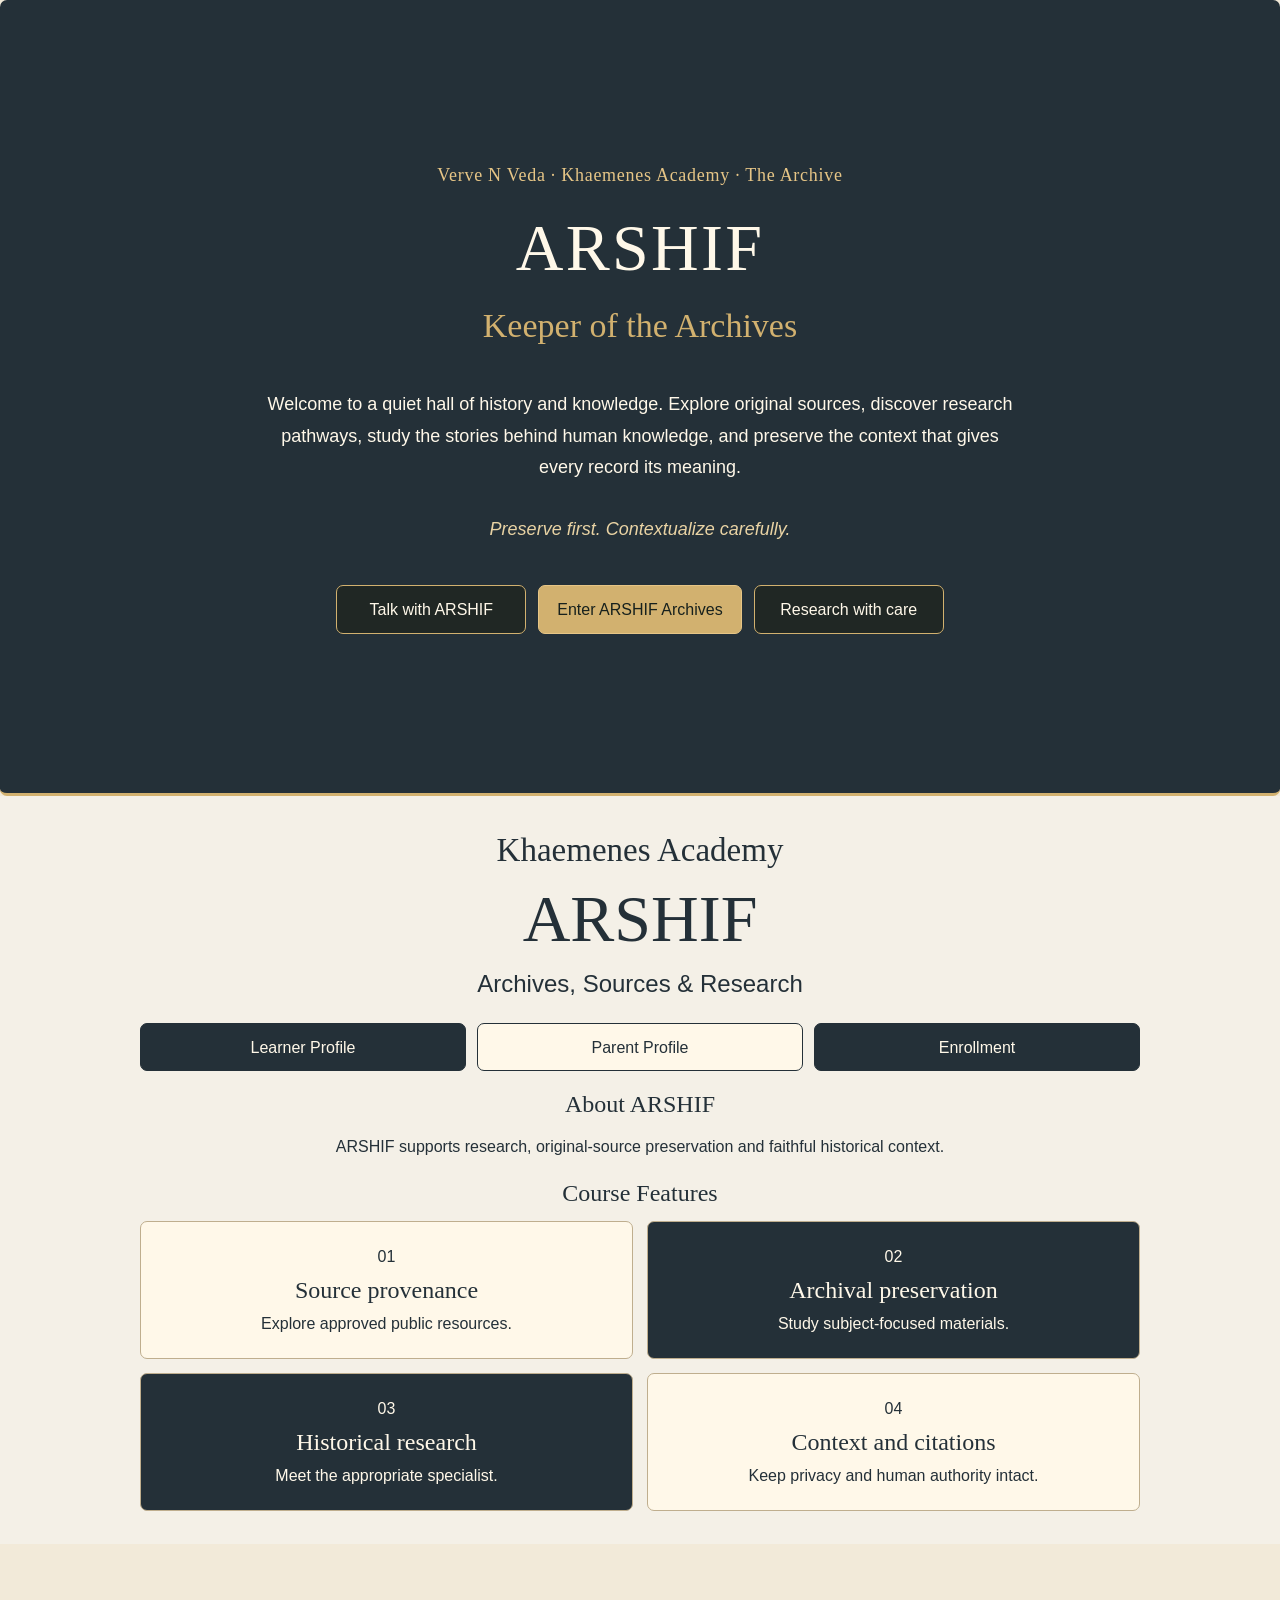
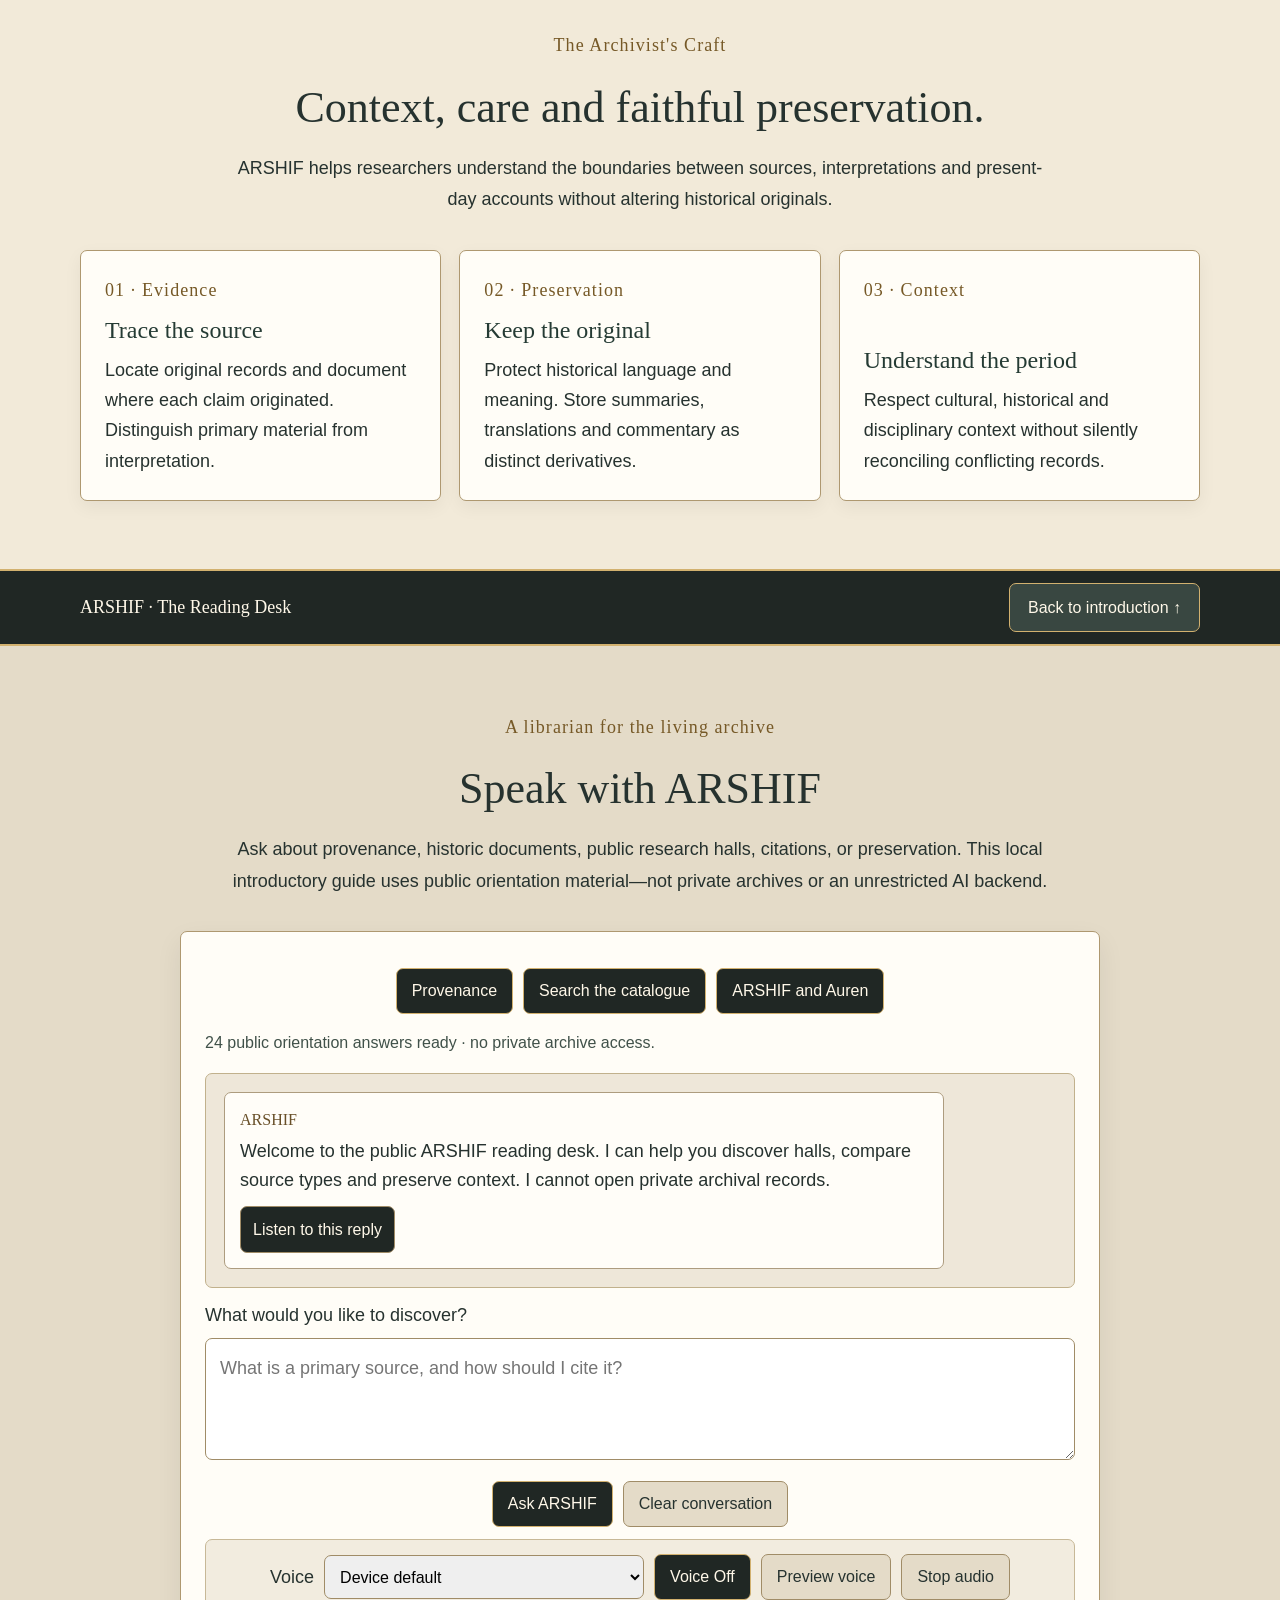
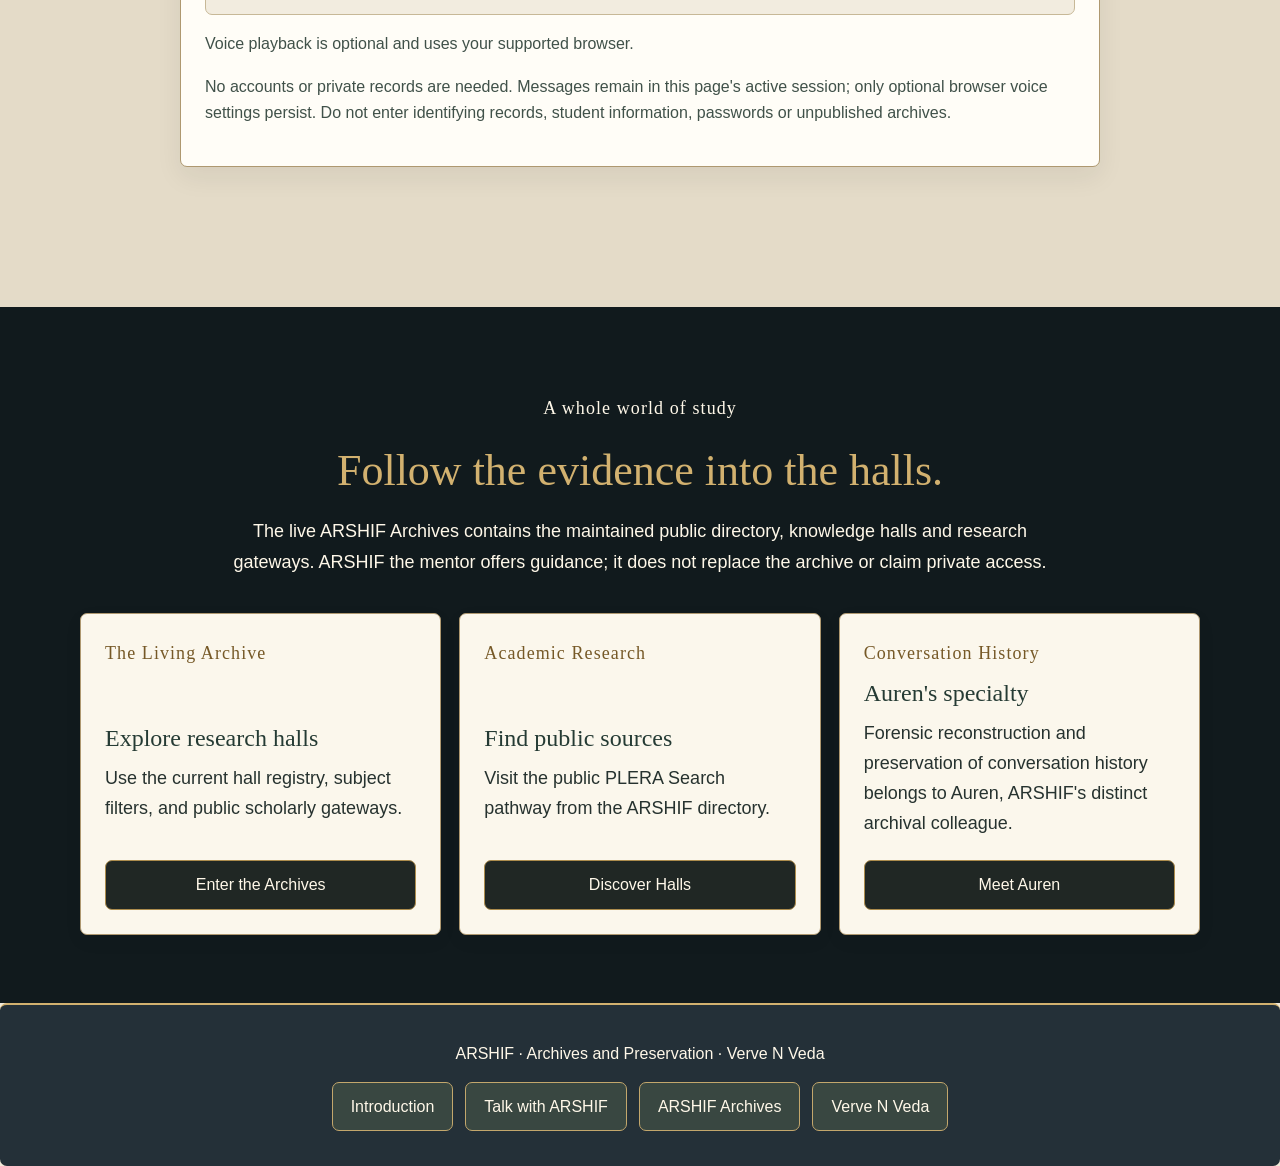
<file: index.html>
<!doctype html>
<html lang="en">
<head>
<meta charset="utf-8">
<meta name="viewport" content="width=device-width,initial-scale=1">
<meta name="description" content="ARSHIF · The public Archivist Mentor. Explore the Living Archive, provenance, source fidelity, research halls and careful preservation.">
<meta name="theme-color" content="#202724">
<meta name="referrer" content="strict-origin-when-cross-origin">
<title>ARSHIF · Archivist Mentor · Verve N Veda</title>
<link rel="stylesheet" href="./styles/arshif-mentor-v1.css">
<style id="vnv-mentor-layout-v1">
 .vnv-mentor-hero{background:#243038!important;color:#fff8e9!important;border-radius:7px!important}
 .vnv-mentor-hero h1{font:400 clamp(40px,7vw,66px)/1.2 Cinzel,Georgia,serif!important;color:#fff8e9!important}
 #vnv-mentor-landing-access{background:#f4f0e7;color:#243038;padding:33px 14px;font:400 16px/1.6 Nunito,Arial,sans-serif;text-align:center}
 #vnv-mentor-landing-access *{box-sizing:border-box}#vnv-mentor-landing-access .vmla-inner{max-width:1000px;margin:auto}
 #vnv-mentor-landing-access .vmla-kicker{font:400 33px/1.3 Cinzel,Georgia,serif;margin:0}
 #vnv-mentor-landing-access h2{font:400 clamp(40px,7vw,66px)/1.2 Cinzel,Georgia,serif;margin:7px 0}
 #vnv-mentor-landing-access .vmla-sub{font-size:24px;margin:0 0 20px}
 #vnv-mentor-landing-access nav{display:grid;grid-template-columns:repeat(3,minmax(0,1fr));gap:11px;margin:20px 0}
 #vnv-mentor-landing-access nav a{min-height:48px;display:grid;place-items:center;padding:10px;border:1px solid #243038;border-radius:7px;background:#243038;color:#fff8e9!important;text-decoration:none;font-size:16px}
 #vnv-mentor-landing-access nav a:nth-child(2){background:#fff8e9;color:#243038!important}
 #vnv-mentor-landing-access h3{font:400 24px Cinzel,Georgia,serif;margin:20px 0 7px}
 #vnv-mentor-landing-access .vmla-grid{display:grid;grid-template-columns:repeat(2,minmax(0,1fr));gap:14px;margin-top:14px}
 #vnv-mentor-landing-access article{padding:22px 12px;border:1px solid #bfae8e;border-radius:7px;background:#fff8e9;min-width:0}
 #vnv-mentor-landing-access article:nth-child(2),#vnv-mentor-landing-access article:nth-child(3){background:#243038;color:#fff8e9}
 #vnv-mentor-landing-access article h4{font:400 24px Cinzel,Georgia,serif;margin:7px 0}
 #vnv-mentor-landing-access article p{margin:0;font-size:16px}
 body:has(#vnvHeaderAutoPopulate) header.site-header:not(#vnvHeaderAutoPopulate){display:none!important}
 body:has(#vnvHeaderAutoPopulate) .wrap>header:not(#vnvHeaderAutoPopulate){display:none!important}
 footer{background:#243038!important;color:#fff8e9!important;text-align:center!important;border-radius:7px!important}footer a{color:#fff8e9!important}
 #vnv-language-switch{display:none!important}
 @media(max-width:600px){#vnv-mentor-landing-access nav{grid-template-columns:1fr}#vnv-mentor-landing-access .vmla-grid{gap:7px}#vnv-mentor-landing-access article{padding:12px 8px}}
 </style></head>
<body>
<a class="skip" href="#arshif-chat">Skip to conversation</a>
<main>
<section class="hero vnv-mentor-hero" id="arshif-introduction" aria-labelledby="arshif-title">
 <div class="wrap">
  <p class="eyebrow">Verve N Veda · Khaemenes Academy · The Archive</p>
  <h1 id="arshif-title">ARSHIF</h1>
  <h2>Keeper of the Archives</h2>
  <p>Welcome to a quiet hall of history and knowledge. Explore original sources, discover research pathways, study the stories behind human knowledge, and preserve the context that gives every record its meaning.</p>
  <p class="motto">Preserve first. Contextualize carefully.</p>
  <nav class="hero-actions" aria-label="Archive entryways">
   <a href="#arshif-chat">Talk with ARSHIF</a>
   <a href="https://vervenveda.com/Arshif.github.io/">Enter ARSHIF Archives</a>
   <a href="#archival-method">Research with care</a>
  </nav>
 </div>
</section>
<section id="vnv-mentor-landing-access"><div class="vmla-inner"><p class="vmla-kicker">Khaemenes Academy</p><h2>ARSHIF</h2><p class="vmla-sub">Archives, Sources & Research</p><nav aria-label="Academy access"><a href="https://vervenveda.com/Khaemenes_High.github.io/#student-portal">Learner Profile</a><a href="https://vervenveda.com/Khaemenes_High.github.io/#parent-portal">Parent Profile</a><a href="https://vervenveda.com/Khaemenes_Academy.github.io/family/enroll/">Enrollment</a></nav><h3>About ARSHIF</h3><p>ARSHIF supports research, original-source preservation and faithful historical context.</p><h3>Course Features</h3><div class="vmla-grid"><article><span>01</span><h4>Source provenance</h4><p>Explore approved public resources.</p></article><article><span>02</span><h4>Archival preservation</h4><p>Study subject-focused materials.</p></article><article><span>03</span><h4>Historical research</h4><p>Meet the appropriate specialist.</p></article><article><span>04</span><h4>Context and citations</h4><p>Keep privacy and human authority intact.</p></article></div></div></section>
<section id="archival-method" aria-labelledby="method-title">
 <div class="wrap">
  <div class="section-title"><p class="kicker">The Archivist's Craft</p><h2 id="method-title">Context, care and faithful preservation.</h2>
  <p>ARSHIF helps researchers understand the boundaries between sources, interpretations and present-day accounts without altering historical originals.</p></div>
  <div class="grid">
   <article class="card"><p class="kicker">01 · Evidence</p><h3>Trace the source</h3><p>Locate original records and document where each claim originated. Distinguish primary material from interpretation.</p></article>
   <article class="card"><p class="kicker">02 · Preservation</p><h3>Keep the original</h3><p>Protect historical language and meaning. Store summaries, translations and commentary as distinct derivatives.</p></article>
   <article class="card"><p class="kicker">03 · Context</p><h3>Understand the period</h3><p>Respect cultural, historical and disciplinary context without silently reconciling conflicting records.</p></article>
  </div>
 </div>
</section>
<section id="arshif-chat" aria-labelledby="chat-title">
 <nav class="anchor" aria-label="Archivist conversation navigation"><span>ARSHIF · The Reading Desk</span><a href="#arshif-introduction">Back to introduction ↑</a></nav>
 <div class="wrap chat-content">
  <div class="section-title"><p class="kicker">A librarian for the living archive</p><h2 id="chat-title">Speak with ARSHIF</h2><p>Ask about provenance, historic documents, public research halls, citations, or preservation. This local introductory guide uses public orientation material—not private archives or an unrestricted AI backend.</p></div>
  <div class="chat-box">
   <div class="prompts" aria-label="Suggested questions">
    <button type="button" data-arshif-question="What is provenance?">Provenance</button>
    <button type="button" data-arshif-question="How do I search the catalogue?">Search the catalogue</button>
    <button type="button" data-arshif-question="How is ARSHIF different from Auren?">ARSHIF and Auren</button>
   </div>
   <p id="arshif-status" class="status" role="status">Loading public archive orientation…</p>
   <div id="arshif-thread" class="thread" role="log" aria-label="Conversation with ARSHIF" aria-live="polite"></div>
   <label for="arshif-message">What would you like to discover?</label>
   <textarea id="arshif-message" rows="3" maxlength="800" placeholder="What is a primary source, and how should I cite it?"></textarea>
   <div class="chat-actions">
    <button type="button" id="arshif-send">Ask ARSHIF</button>
    <button type="button" id="arshif-clear" class="secondary">Clear conversation</button>
   </div>
   <div class="voice-controls" role="group" aria-label="Browser voice settings">
    <label for="arshif-voice">Voice</label>
    <select id="arshif-voice"><option value="auto">Device default</option></select>
    <button type="button" id="arshif-voice-toggle" aria-pressed="false">Voice Off</button>
    <button type="button" class="secondary" id="arshif-preview">Preview voice</button>
    <button type="button" class="secondary" id="arshif-stop">Stop audio</button>
   </div>
   <p id="arshif-voice-status" class="status" role="status">Voice playback is optional and uses your supported browser.</p>
   <p class="disclaimer">No accounts or private records are needed. Messages remain in this page's active session; only optional browser voice settings persist. Do not enter identifying records, student information, passwords or unpublished archives.</p>
  </div>
 </div>
</section>
<section class="closing" id="archive-paths" aria-labelledby="path-title">
 <div class="wrap"><div class="section-title"><p class="kicker">A whole world of study</p><h2 id="path-title">Follow the evidence into the halls.</h2>
 <p>The live ARSHIF Archives contains the maintained public directory, knowledge halls and research gateways. ARSHIF the mentor offers guidance; it does not replace the archive or claim private access.</p></div>
 <div class="grid">
  <article class="card"><p class="kicker">The Living Archive</p><h3>Explore research halls</h3><p>Use the current hall registry, subject filters, and public scholarly gateways.</p><a class="button" href="https://vervenveda.com/Arshif.github.io/">Enter the Archives</a></article>
  <article class="card"><p class="kicker">Academic Research</p><h3>Find public sources</h3><p>Visit the public PLERA Search pathway from the ARSHIF directory.</p><a class="button" href="https://vervenveda.com/Arshif.github.io/#archive">Discover Halls</a></article>
  <article class="card"><p class="kicker">Conversation History</p><h3>Auren's specialty</h3><p>Forensic reconstruction and preservation of conversation history belongs to Auren, ARSHIF's distinct archival colleague.</p><a class="button" href="https://artist1970.github.io/Auren.github.io/">Meet Auren</a></article>
 </div></div>
</section>
</main>
<footer>ARSHIF · Archives and Preservation · Verve N Veda
 <nav class="footer-nav" aria-label="Footer links"><a href="#arshif-introduction">Introduction</a><a href="#arshif-chat">Talk with ARSHIF</a><a href="https://vervenveda.com/Arshif.github.io/">ARSHIF Archives</a><a href="https://vervenveda.com/">Verve N Veda</a></nav>
</footer>
<script src="./creative-spark-mentor-qa-v1.js" defer></script>
<script src="./arshif-conversation-v1.js" defer></script>
<script src="https://vervenveda.com/assets/vnv-header-autopopulate.js"></script>
<script>window.VNV_HEADER?.mount?.({title:"ARSHIF",subtitle:"Khaemenes Academy · Archivist Mentor",home:"https://vervenveda.com/"});</script>
<script src="https://vervenveda.com/assets/vnv-333-ticker.js"></script>
<script src="https://vervenveda.com/assets/vnv-ticker-autopopulate.js"></script>
<script>window.VNV_TICKER?.autoPopulate?.({label:"ARSHIF · Knowledge Halls",max:14});</script>
<script src="https://vervenveda.com/assets/vnv-ecosystem-toolbar.js"></script>
<script src="creative-spark-mentor-language-v1.js"></script>
<script src="creative-spark-language-request-v1.js"></script>
<script>window.CreativeSparkMentorLanguage?.init("arshif");</script>
<script defer src="https://vervenveda.com/assets/vnv-mentor-chat-shell-v1.js" data-mentor-id="arshif" data-mentor-name="ARSHIF" data-chat-root="#arshif-chat" data-chat-input="#arshif-message" data-chat-send="#arshif-send" data-chat-clear="#arshif-clear" data-chat-log="#arshif-thread"></script>
<script id="vnv-mentor-class-tools-v1">window.KhaemenesClassToolsConfigV1={id:"mentor-arshif",match:()=>true,toggleLabel:"Tools",ariaLabel:"Academy and translator tools",tools:[{type:"link",label:"Learner",href:"https://vervenveda.com/Khaemenes_High.github.io/#student-portal"},{type:"link",label:"Parent",href:"https://vervenveda.com/Khaemenes_High.github.io/#parent-portal"},{type:"link",label:"Enroll",href:"https://vervenveda.com/Khaemenes_Academy.github.io/family/enroll/"},{type:"action",label:"Translate",action:"translate"},{type:"link",label:"Search",href:"https://vervenveda.com/PLERASearch.github.io/"},{type:"ecosystem-list",label:"Learn",filter:{category:"education",limit:8}},{type:"ecosystem-list",label:"Research",filter:{category:"research",limit:8}},{type:"help",label:"Help"}],help:{title:"Mentor Tools",paragraphs:["Explore official Academy access and approved public resources."]},actions:{translate:({root})=>{const panel=root.querySelector("#vnvClassToolsPanel");let box=panel.querySelector("[data-translate-control]");if(!box){box=document.createElement("div");box.className="vct-pop";box.dataset.translateControl="1";box.innerHTML='<h2>Translate this page</h2><label for="vmla-lang">Language</label> <select id="vmla-lang" style="width:100%;min-height:44px;font-size:16px;border-radius:7px"></select>';panel.append(box)}const api=window.VNVLanguage;if(!api){box.textContent="Translation unavailable";box.hidden=false;return}const select=box.querySelector("select");select.replaceChildren();for(const c of api.availableLanguages()){const o=document.createElement("option");o.value=c;o.textContent=c.toUpperCase();select.append(o)}select.value=api.getLanguage();select.onchange=()=>api.setLanguage(select.value,true);box.hidden=false}}};</script>
<script src="https://vervenveda.com/assets/vnv-language.js" defer></script><script src="https://vervenveda.com/assets/vnv-class-tools-toolbar.js" defer></script></body>
</html>
</file>
<file: styles/arshif-mentor-v1.css>
/* ARSHIF Mentor · Old World Archives · VNV/KA standards */
:root{--charcoal:#202724;--night:#111a1d;--parchment:#f2ead9;--cream:#fff8e9;--gold:#d2b16f;--ink:#26322f;--radius:7px;--serif:"Cinzel",Georgia,serif;--sans:"Nunito","Brandon Grotesque","Avenir Next",Arial,sans-serif}
*{box-sizing:border-box}
html{scroll-behavior:smooth;scroll-padding-top:90px}
body{margin:0;background:var(--parchment);color:var(--ink);font:400 18px/1.7 var(--sans)}
a{color:inherit}button,textarea,select{font:inherit}button{cursor:pointer}
:focus-visible{outline:3px solid var(--gold);outline-offset:3px}
.wrap{width:min(1120px,calc(100% - 36px));margin:auto}
.skip{position:fixed;top:8px;left:8px;z-index:9999;background:var(--gold);color:var(--night);padding:10px 14px;transform:translateY(-180%)}.skip:focus{transform:none}
.hero{background:radial-gradient(circle at 50% 12%,rgba(210,177,111,.12),transparent 44%),linear-gradient(135deg,#10191b,#1a2928);color:var(--cream);min-height:max(660px,calc(100svh - 80px));display:grid;place-items:center;padding:75px 18px;text-align:center;border-bottom:3px solid var(--gold)}
.eyebrow{font:400 18px/1.5 var(--serif);color:var(--gold);letter-spacing:.04em}
h1,h2,h3{font-family:var(--serif);font-weight:400}
h1{font-size:clamp(48px,8vw,66px);line-height:1.2;margin:14px 0 4px}
.hero h2{font-size:clamp(24px,3vw,34px);color:var(--gold);margin:0 auto 20px}
.hero p{max-width:790px;margin:16px auto;font-size:18px;line-height:1.8}
.motto{font-style:italic;color:#e9d3a4}
.hero-actions,.footer-nav{display:flex;justify-content:center;flex-wrap:wrap;gap:12px;margin-top:30px}
.button,.hero-actions a,.footer-nav a,.anchor a{display:inline-flex;align-items:center;justify-content:center;min-height:44px;padding:10px 18px;text-decoration:none;border:1px solid var(--gold);border-radius:7px;background:var(--charcoal);color:var(--cream);font-size:16px}
.hero-actions a:hover,.button:hover,.anchor a:hover{background:#384b43}
section{padding:68px 0}
.section-title{text-align:center;max-width:830px;margin:0 auto 30px}
.section-title h2{font-size:clamp(30px,4vw,44px);line-height:1.25;margin:6px 0 12px}
.section-title p{font-size:18px}
.grid{display:grid;grid-template-columns:repeat(3,minmax(0,1fr));gap:18px}
.card{background:#fffdf7;border:1px solid #ae9870;border-radius:7px;padding:24px;display:flex;flex-direction:column;gap:9px}
.card h3{font-size:24px;line-height:1.35;margin:0}
.card p{margin:0;font-size:18px;flex:1}
.card a{align-self:flex-start}
.kicker{color:#765927;font:400 16px/1.5 var(--serif);letter-spacing:.06em}
#arshif-chat{background:#e4dbc8;padding-top:0;scroll-margin-top:85px}
.anchor{position:sticky;top:0;z-index:30;background:var(--charcoal);color:var(--cream);border-block:2px solid var(--gold);display:flex;align-items:center;justify-content:space-between;flex-wrap:wrap;gap:12px;padding:12px max(18px,calc((100vw - 1120px)/2))}
.anchor span{font:400 18px/1.5 var(--serif)}
.chat-content{padding-block:46px 66px}
.chat-box{background:#fffdf7;border:1px solid #ae9870;padding:24px;border-radius:7px;max-width:920px;margin:auto}
.chat-box label{font-size:18px;display:block;margin:12px 0 7px}
.chat-box textarea{width:100%;min-height:100px;padding:14px;border:1px solid #a08c67;border-radius:7px;background:white;color:#17231e;font-size:18px;resize:vertical}
.chat-actions,.voice-controls,.prompts{display:flex;gap:10px;flex-wrap:wrap;margin-top:12px;align-items:center}
.chat-actions button,.voice-controls button,.prompts button{min-height:44px;padding:10px 15px;border:1px solid var(--gold);background:var(--charcoal);color:var(--cream);border-radius:7px;font-size:16px}
.chat-actions button.secondary,.voice-controls button.secondary{background:#e4dbc8;color:var(--ink);border-color:#a08c67}
.voice-controls select{min-height:44px;padding:9px 11px;border:1px solid #a08c67;border-radius:7px;max-width:100%;font-size:16px}
#arshif-voice-toggle[aria-pressed=true]{background:#295e47}
.status,.disclaimer{font-size:16px;color:#405149;line-height:1.65}
.thread{display:flex;flex-direction:column;gap:14px;max-height:480px;min-height:180px;overflow-y:auto;background:#eee7d9;border:1px solid #c1b18c;border-radius:7px;padding:18px}
.arshif-turn{padding:15px;border:1px solid #ad9c7f;border-radius:7px;background:#fffdf8;max-width:93%;overflow-wrap:anywhere}
.arshif-you{align-self:flex-end;background:#e6efeb}.arshif-mentor{align-self:flex-start}
.arshif-turn strong{display:block;font:400 16px/1.5 var(--serif);color:#684f28}
.arshif-turn p{white-space:pre-wrap;margin:5px 0 0;font-size:18px;line-height:1.65}
.arshif-replay{border:1px solid #a08c67;border-radius:7px;background:var(--charcoal);color:var(--cream);padding:9px 12px;margin-top:10px;font-size:16px}
.closing{background:var(--night);color:var(--cream)}
.closing h2{color:var(--gold)}
footer{background:var(--charcoal);color:var(--cream);text-align:center;padding:35px 16px;font-size:16px}
.footer-nav{margin-top:15px}.footer-nav a{font-size:16px}
@media(max-width:850px){.grid{grid-template-columns:1fr 1fr}.hero{min-height:600px}}
@media(max-width:620px){.grid{grid-template-columns:1fr}.hero{min-height:auto;padding:70px 18px}.anchor{justify-content:center}.anchor a{width:100%}.hero-actions{flex-direction:column}.hero-actions a{width:100%}}
@media(prefers-reduced-motion:reduce){html{scroll-behavior:auto}}

/* ARSHIF aesthetic review · 2026-11-11
 * The official VNV header/tickers own sticky site navigation.
 * The Reading Desk anchor remains an accessible section banner, not a second sticky header.
 */
:root{--radius:7px}
body{min-width:320px;text-rendering:optimizeLegibility}
.hero{min-height:max(620px,calc(100svh - 104px));padding-block:clamp(70px,9vh,118px)}
.hero .wrap{display:flex;flex-direction:column;align-items:center}
.hero .eyebrow{margin:0;color:#e6c586;max-width:800px}
.hero h1{margin:17px 0 6px;font-size:clamp(48px,8vw,66px);letter-spacing:.035em}
.hero h2{margin:4px 0 18px;max-width:800px}
.hero p:not(.eyebrow){max-width:760px;line-height:1.75}
.hero .motto{margin-block:14px 10px;font-size:18px}
.hero-actions{max-width:830px;margin-inline:auto}
.hero-actions a{min-width:190px;text-align:center;border-color:#d2b16f;background:#202724;transition:background .15s ease,border-color .15s ease}
.hero-actions a:nth-child(2){background:#d2b16f;color:#17211d;border-color:#e6c586}
.hero-actions a:nth-child(2):hover{background:#e7c891;color:#17211d}
.section-title{margin-bottom:34px}
.section-title h2{max-width:790px;margin-inline:auto}
.section-title p{line-height:1.75}
.card{min-width:0;box-shadow:0 6px 18px rgba(15,25,22,.055)}
.card h3{color:#253b34}
.card p{line-height:1.67}
.card .kicker{margin:0;color:#765927}
.card a.button{align-self:stretch;text-align:center;margin-top:13px}
.anchor{position:relative;top:auto;z-index:1;min-height:72px}
.anchor a{background:#394741}
.anchor a:hover{background:#4c6254}
.chat-content{padding-block:48px 72px}
.chat-box{box-shadow:0 10px 27px rgba(23,31,25,.07)}
.prompts{justify-content:center;margin-bottom:14px}
.prompts button{text-align:center}
.chat-actions{justify-content:center}
.voice-controls{justify-content:center;padding:14px 12px;border-radius:7px;background:#f2ecdf;border:1px solid #c7b897}
.voice-controls label{margin:0}
.voice-controls select{flex:1 1 180px;max-width:320px}
.chat-actions button,.voice-controls button,.prompts button{font-weight:400;line-height:1.5}
.chat-actions button:focus-visible,.voice-controls button:focus-visible,.prompts button:focus-visible,.arshif-replay:focus-visible{outline:3px solid #b78532;outline-offset:3px}
.thread{scrollbar-color:#9d885e #eee7d9}
.arshif-turn{max-width:min(93%,720px)}
.closing .section-title p{color:#fff8e9}
.closing .kicker{color:#e5c788}
.closing .card{background:#fbf7ec;color:#26322f}
.closing .card .kicker{color:#765927}
.closing .card a.button{color:#fff8e9;background:#202724;border-color:#ac8c4d}
.closing .card a.button:hover{background:#384b43}
footer{border-top:2px solid #d2b16f}
.footer-nav a{background:#394741;border:1px solid #c3a76c}
.footer-nav a:hover{background:#4a5f53}
@media(max-width:950px){.grid{grid-template-columns:1fr;max-width:660px;margin-inline:auto}.hero{min-height:auto}.card{padding:25px}}
@media(max-width:620px){body{min-width:300px}.wrap{width:min(1120px,calc(100% - 30px))}.hero{padding:74px 12px}.hero h2{font-size:clamp(24px,6vw,30px)}.section-title h2{font-size:clamp(29px,7vw,40px)}section{padding:54px 0}.anchor{padding:14px 15px}.anchor span{text-align:center}.chat-box{padding:17px}.thread{padding:12px}.arshif-turn{max-width:100%;padding:13px}.chat-actions button,.prompts button{flex:1 1 100%}.voice-controls{flex-direction:column;align-items:stretch}.voice-controls select{flex:auto;max-width:none}.footer-nav a{flex:1 1 160px}}
</file>
